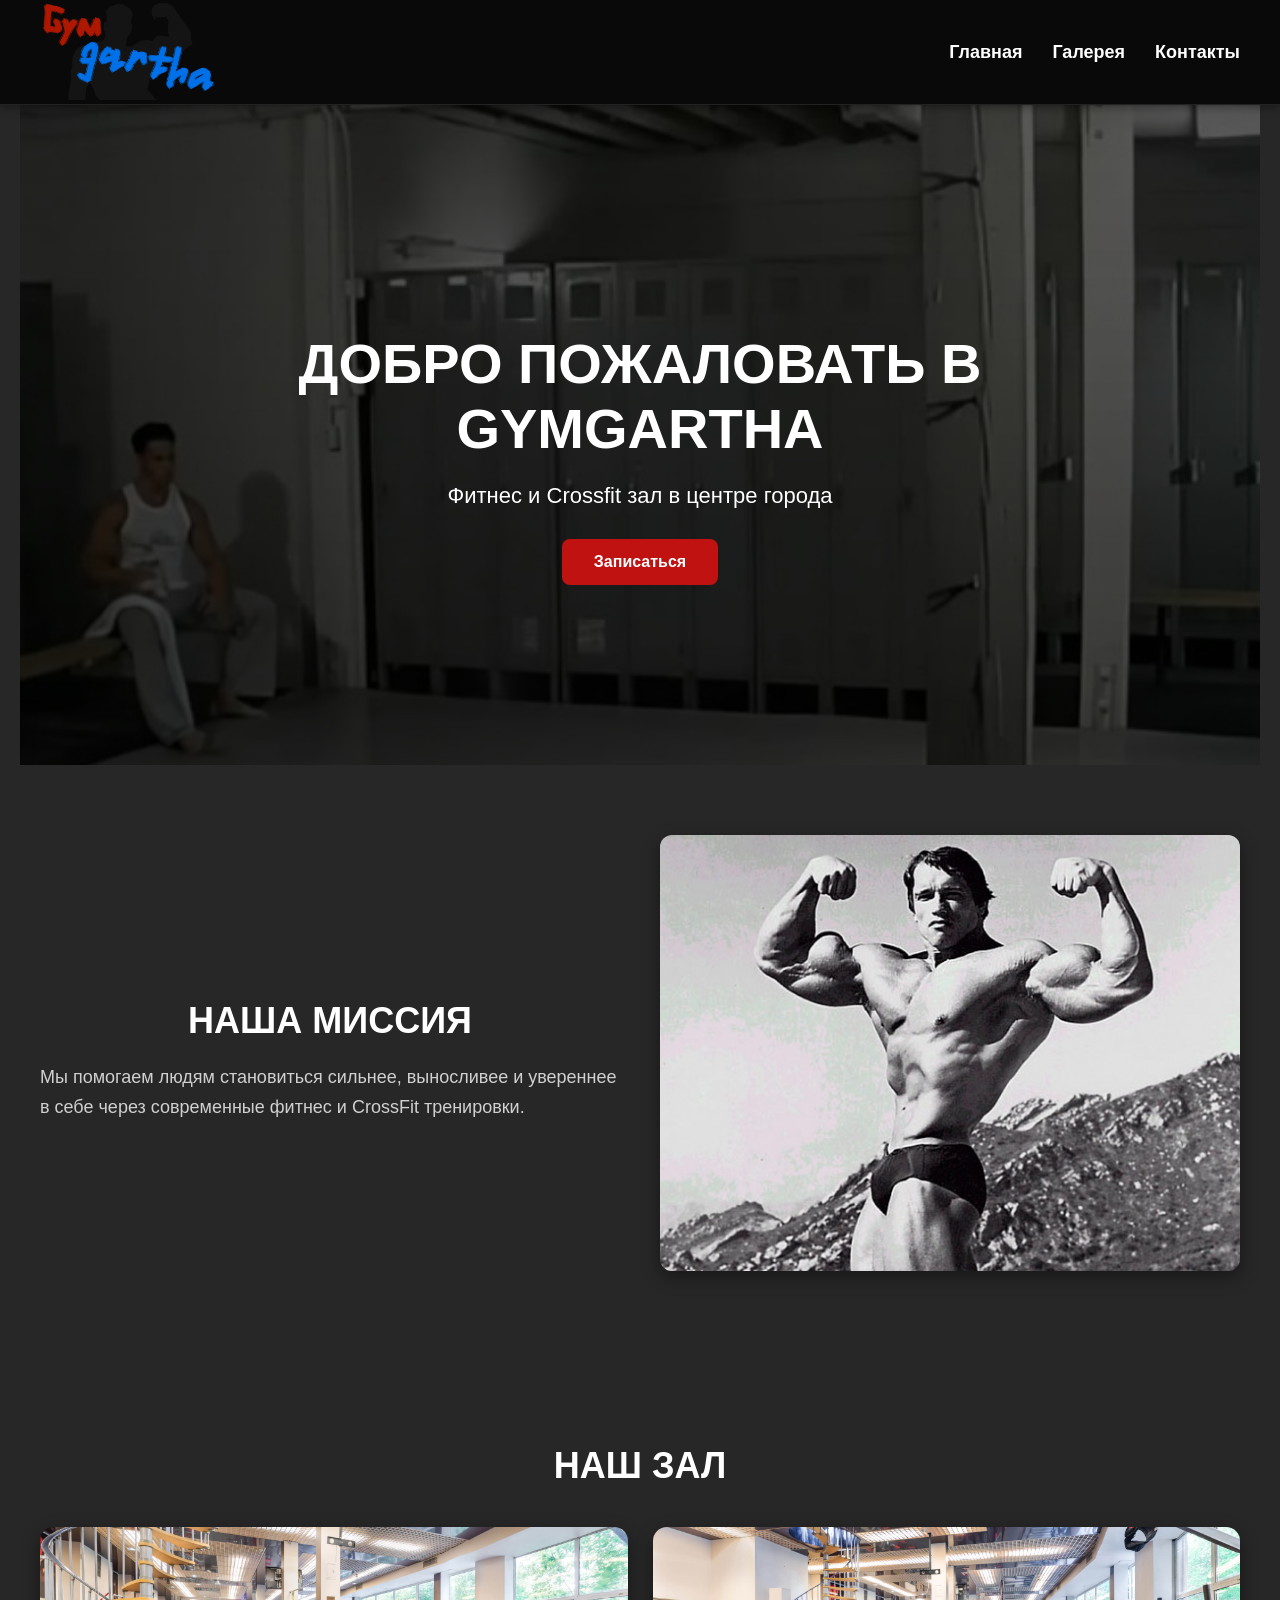
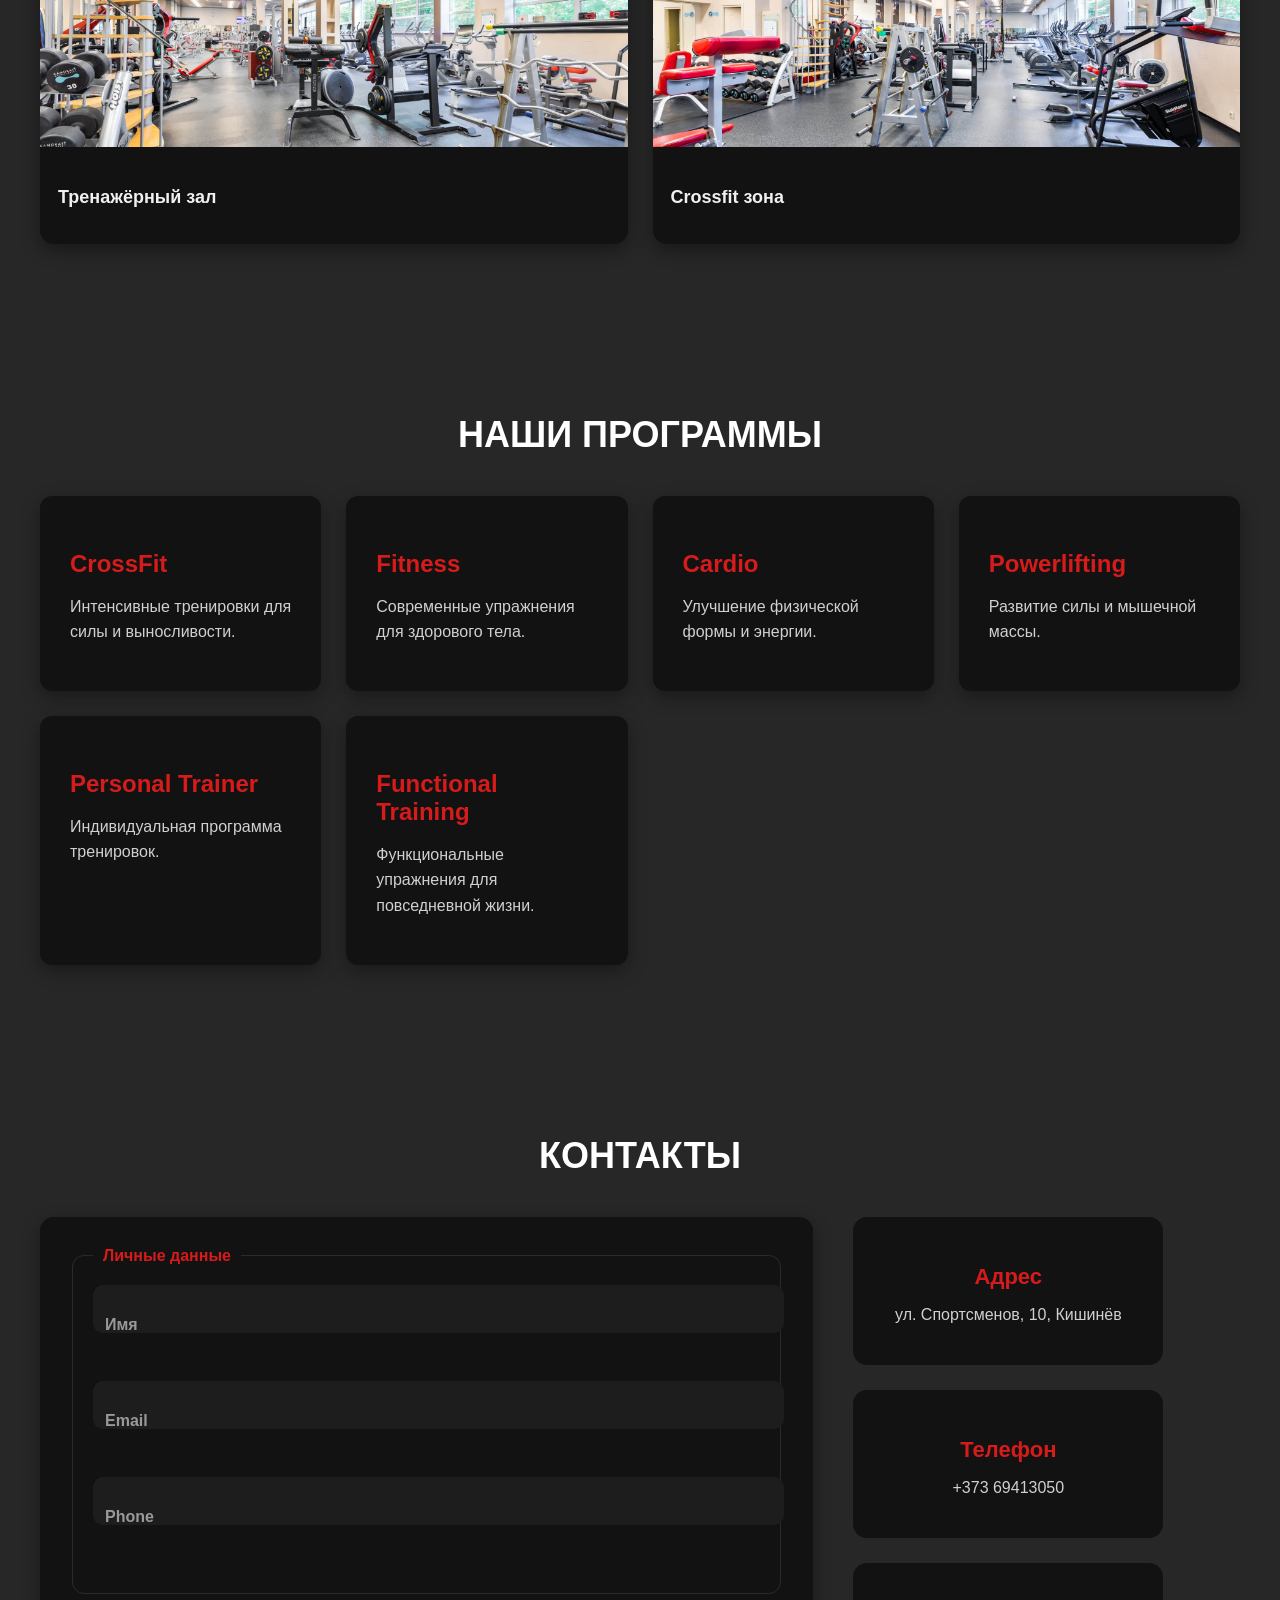
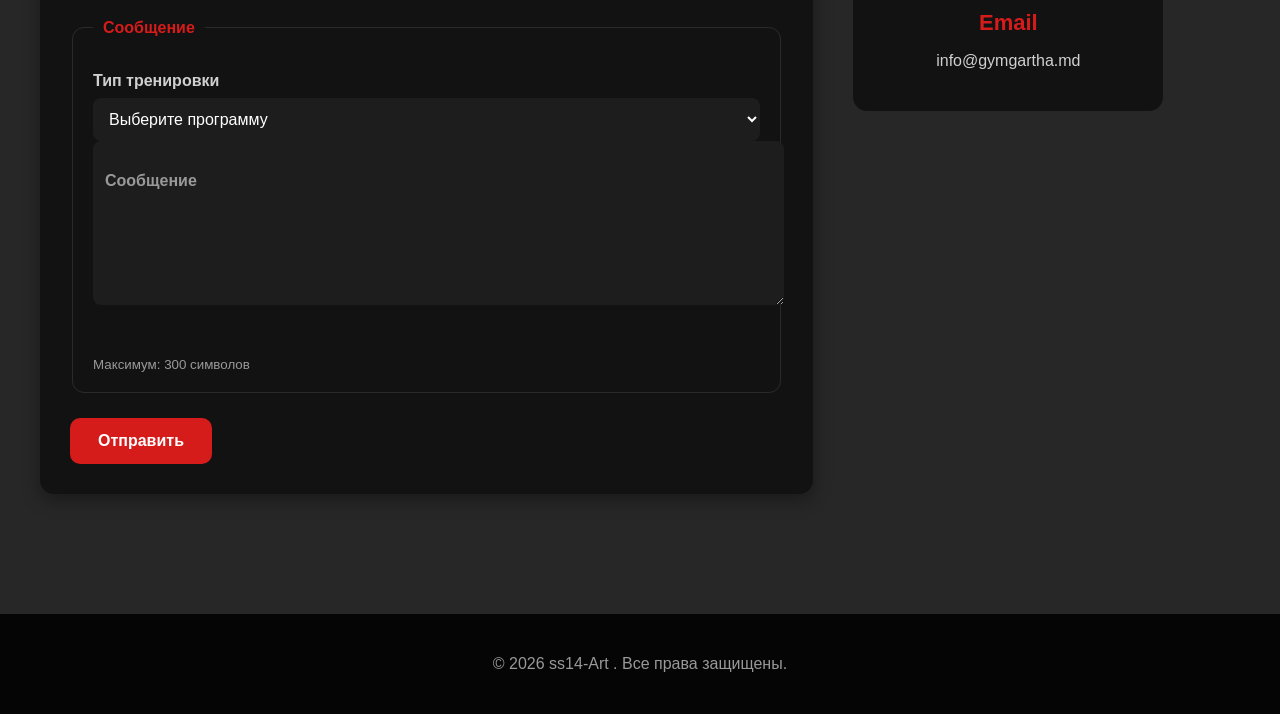
<file: index.html>
<!DOCTYPE html>
<html lang="ru">
<head>
  <meta charset="UTF-8">
  <meta name="viewport" content="width=device-width, initial-scale=1.0">
  <title>Gymgartha - Fitness & Crossfit</title>

  <link rel="stylesheet" href="assets/css/style.css">
</head>

<body>

  <!-- HEADER -->
  <header>
    <div class="logo">
      <img src="assets/img/logo.png" alt="Gymgartha Logo">
    </div>

    <nav>
      <ul>
        <li><a href="#hero">Главная</a></li>
        <li><a href="#gallery">Галерея</a></li>
        <li><a href="#contacts">Контакты</a></li>
      </ul>
    </nav>
  </header>

  <!-- HERO -->
  <section id="hero">
    <div class="hero-content">
      <h1>Добро пожаловать в Gymgartha</h1>
      <p>Фитнес и Crossfit зал в центре города</p>

      <a href="#contacts" class="btn">
        Записаться
      </a>
    </div>
  </section>

  <!-- MISSION -->

  <section id="mission">

    <div class="mission-container">

      <div class="mission-text">
        <h2>Наша миссия</h2>

        <p>
          Мы помогаем людям становиться сильнее,
          выносливее и увереннее в себе через
          современные фитнес и CrossFit тренировки.
        </p>
      </div>

      <div class="mission-image">
        <img src="assets/img/mission.png" alt="Mission">
      </div>

    </div>

  </section>

  <!-- GALLERY -->
  <section id="gallery">
    <h2>Наш зал</h2>

    <div class="gallery-grid">

      <div class="gallery-card">
        <img src="assets/img/gym2.png" alt="Тренажёрный зал">
        <p>Тренажёрный зал</p>
      </div>

      <div class="gallery-card">
        <img src="assets/img/gym1.png" alt="Crossfit зона">
        <p>Crossfit зона</p>
      </div>

    </div>
  </section>

  <!-- PROGRAMS -->
<section id="programs">

  <h2>Наши программы</h2>

  <div class="programs-grid">

    <article class="program-card">
      <h3>CrossFit</h3>
      <p>Интенсивные тренировки для силы и выносливости.</p>
    </article>

    <article class="program-card">
      <h3>Fitness</h3>
      <p>Современные упражнения для здорового тела.</p>
    </article>

    <article class="program-card">
      <h3>Cardio</h3>
      <p>Улучшение физической формы и энергии.</p>
    </article>

    <article class="program-card">
      <h3>Powerlifting</h3>
      <p>Развитие силы и мышечной массы.</p>
    </article>

    <article class="program-card">
      <h3>Personal Trainer</h3>
      <p>Индивидуальная программа тренировок.</p>
    </article>

    <article class="program-card">
      <h3>Functional Training</h3>
      <p>Функциональные упражнения для повседневной жизни.</p>
    </article>

  </div>

</section>

  <!-- CONTACTS -->

<section id="contacts">

  <h2>Контакты</h2>

  <div class="contacts-layout">

    <!-- FORM -->

    <form class="contact-form">

      <!-- PERSONAL DATA -->

      <fieldset>

        <legend>Личные данные</legend>

          <div class="input-group">

            <input
              type="text"
              id="name"
              name="name"

              required

              placeholder=" "

              autocomplete="name"
            >

            <label for="name">
              Имя
            </label>

            <span class="error-msg">
              Введите имя
            </span>
            
          </div>

          <div class="input-group">

          <input
            type="email"
            id="email"
            name="email"

            aria-label="Email"

            required

            placeholder=" "

            autocomplete="email"
          >

            <label for="email">
              Email
            </label>

            <span class="error-msg">
              Неверный email
            </span>

          </div>

          <div class="input-group">

            <input
              type="tel"
              id="phone"
              name="phone"

              required

              placeholder=" "

              autocomplete="tel"

              pattern="[0-9+\s]{8,15}"
            >

            <label for="phone">
              Phone
            </label>

            <span class="error-msg">
              Неверный номер
            </span>

          </div>

      </fieldset>

      <!-- MESSAGE DATA -->

      <fieldset>

        <legend>Сообщение</legend>

        <label for="subject">Тип тренировки</label>

        <select
          id="subject"
          name="subject"

          required
        >

          <option value="">
            Выберите программу
          </option>

          <option>
            CrossFit
          </option>

          <option>
            Fitness
          </option>

          <option>
            Cardio
          </option>

          <option>
            Personal Training
          </option>

        </select>
        
          <div class="input-group">

            <textarea
              id="message"
              name="message"

              maxlength="300"

              placeholder=" "

              autocomplete="off"

              required
            ></textarea>

            <label for="message">
              Сообщение
            </label>

            <span class="error-msg">
              Введите сообщение
            </span>

          </div>

        <small>
          Максимум: 300 символов
        </small>

      </fieldset>

      <button type="submit" class="submit-btn">
        Отправить
      </button>

    </form>

    <!-- CONTACT INFO -->

    <div class="contact-info">

      <div class="contact-card">
        <h3>Адрес</h3>
        <p>ул. Спортсменов, 10, Кишинёв</p>
      </div>

      <div class="contact-card">
        <h3>Телефон</h3>
        <p>+373 69413050</p>
      </div>

      <div class="contact-card">
        <h3>Email</h3>
        <p>info@gymgartha.md</p>
      </div>

      <!-- MAP -->

      <iframe
        src="https://maps.google.com/maps?q=Chisinau&t=&z=13&ie=UTF8&iwloc=&output=embed"
        allowfullscreen=""
        loading="lazy">
      </iframe>

    </div>

  </div>

</section>

  <!-- FOOTER -->
  <footer>
    <p>&copy; 2026 ss14-Art . Все права защищены.</p>
  </footer>

</body>
</html>
</file>
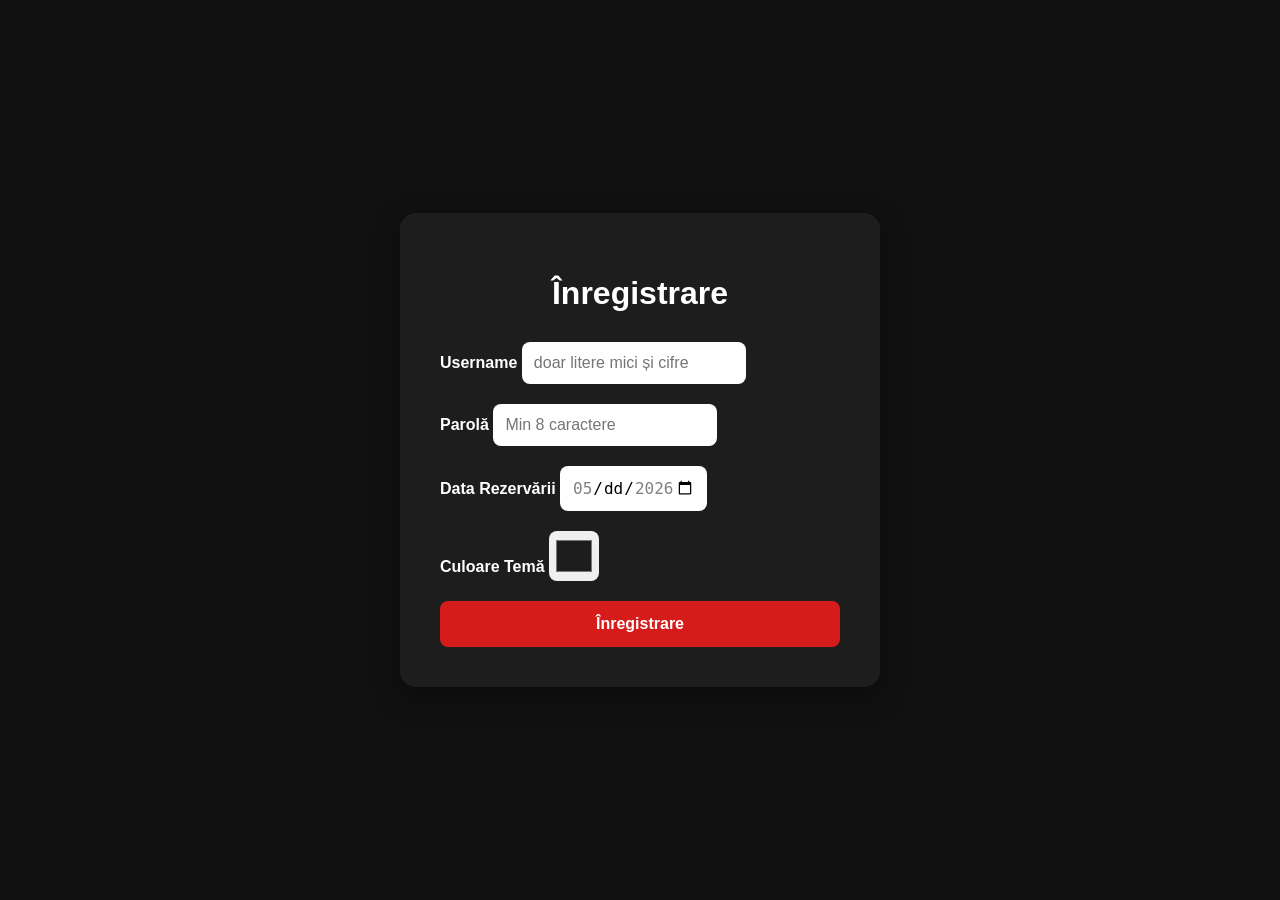
<file: assets/docs/test_formular.html>
<!DOCTYPE html>
<html lang="ru">
<head>
  <meta charset="UTF-8">
  <meta name="viewport" content="width=device-width, initial-scale=1.0">

  <title>Test Formular</title>

  <style>

    :root {
      --theme-color: #1d1d1d;
    }

    body {
      margin: 0;
      font-family: Arial, sans-serif;

      background: #111;

      display: flex;
      justify-content: center;
      align-items: center;

      height: 100vh;
    }

    .form-container {
      background: var(--theme-color);

      padding: 40px;

      border-radius: 16px;

      width: 400px;

      color: white;

      box-shadow:
        0 10px 30px rgba(0,0,0,0.4);

      transition: background 0.3s ease;
    }

    h1 {
      text-align: center;
      margin-bottom: 30px;
    }

    form {
      display: flex;
      flex-direction: column;
      gap: 20px;
    }

    label {
      font-weight: bold;
      margin-bottom: 5px;
    }

    input {
      padding: 12px;

      border: none;
      border-radius: 8px;

      font-size: 16px;
    }

    input[type="color"] {
      height: 50px;
      padding: 5px;
      cursor: pointer;
    }

    button {
      background: #d61b1b;

      color: white;

      border: none;

      padding: 14px;

      border-radius: 8px;

      font-size: 16px;
      font-weight: bold;

      cursor: pointer;

      transition: 0.3s;
    }

    button:hover {
      background: #ff2a2a;
    }

  </style>
</head>

<body>

  <div class="form-container">

    <h1>Înregistrare</h1>

    <form>

      <!-- USERNAME -->

      <div>
        <label for="username">Username</label>

        <input
          type="text"
          id="username"
          name="username"

          required

          minlength="5"

          pattern="[a-z0-9]{5,}"

          placeholder="doar litere mici și cifre"
        >
      </div>

      <!-- PASSWORD -->

      <div>
        <label for="password">Parolă</label>

        <input
          type="password"
          id="password"
          name="password"

          required

          pattern="(?=.*[A-Z])(?=.*[0-9])(?=.*[\W_]).{8,}"
        

          placeholder="Min 8 caractere"
        >
        <!-- 8 simbole minimum; 1 litera mare; 1 cifra; 1 simbol special -->
      </div>

      <!-- DATE -->

      <div>
        <label for="date">Data Rezervării</label>

        <input
          type="date"
          id="date"
          name="date"

          min="2026-05-01"
          max="2026-05-31"

          required
        >
      </div>

      <!-- COLOR -->

      <div>
        <label for="theme">Culoare Temă</label>

        <input
          type="color"
          id="theme"
          name="theme"

          value="#1d1d1d"
        >
      </div>

      <button type="submit">
        Înregistrare
      </button>

    </form>

  </div>

  <script>

    const colorPicker =
      document.getElementById("theme");

    const formContainer =
      document.querySelector(".form-container");

    colorPicker.addEventListener("input", () => {

      document.documentElement.style.setProperty(
        "--theme-color",
        colorPicker.value
      );

    });

  </script>

</body>
</html>
</file>
<file: assets/css/style.css>
body {
  font-family: 'Open Sans', sans-serif;
  margin: 0;
  background: #272727;
  color: #d0d0d0;
  scroll-behavior: smooth;
}

/* HEADER */

header {
  position: sticky;
  top: 0;
  z-index: 1000;

  display: flex;
  justify-content: space-between;
  align-items: center;

  padding: 0px 40px;

  background: rgba(0, 0, 0, 0.75);
  backdrop-filter: blur(10px);

  box-shadow: 0 2px 10px rgba(0,0,0,0.4);
  border-bottom: 1px solid rgba(255,255,255,0.1);
}

header img {
  height: 100px;
  width: auto;
}

nav ul {
  list-style: none;
  display: flex;
  gap: 30px;
  padding: 0;
}

/* NAVIGATION LINKS */

nav a {
  position: relative;
  color: #ffffff;
  text-decoration: none;
  font-weight: bold;
  font-size: 18px;
  transition: 0.3s ease;
}

nav a::after {
  content: "";

  position: absolute;

  left: 0;
  bottom: -6px;

  width: 0;
  height: 2px;

  background: #d61b1b;

  transition: width 0.3s ease;
}

nav a:hover {
  color: #d61b1b;
}

nav a:hover::after {
  width: 100%;
}

/* HERO */

#hero {
  position: relative;
  color: white;
  text-align: center;
  padding: 180px 20px;

  display: flex;
  justify-content: center;
  align-items: center;
}

#hero::before {
  content: "";
  position: absolute;
  inset: 0;

  background:
    linear-gradient(rgba(0,0,0,0.65),
    rgba(0,0,0,0.75)),
    url("../img/gym-banner.png");

  background-size: cover;
  background-position: center;
}

.hero-content {
  position: relative;
  z-index: 1;
  max-width: 700px;
}

#hero h1 {
  font-size: 56px;
  margin-bottom: 20px;
  text-transform: uppercase;
}

#hero p {
  font-size: 22px;
  margin-bottom: 30px;
}

/* BUTTON */

.btn {
  display: inline-block;
  background: #c11212;
  color: white;
  padding: 14px 32px;
  border-radius: 8px;
  text-decoration: none;
  font-weight: bold;
  transition: 0.3s;
}

.btn:hover {
  background: #ff2a2a;
  transform: scale(1.05);
}

/* SECTIONS */

section {
  padding: 70px 20px;
  max-width: 1200px;
  margin: auto;
}

section h2 {
  text-align: center;
  margin-bottom: 40px;
  font-size: 36px;
  color: white;
  text-transform: uppercase;
}

/* MISSION */

.mission-container {
  display: flex;
  align-items: center;
  gap: 40px;
}

.mission-text,
.mission-image {
  flex: 1;
}

.mission-image img {
  width: 100%;
  border-radius: 12px;

  box-shadow:
    0 6px 18px rgba(0,0,0,0.4);
}

.mission-text h2 {
  margin-bottom: 20px;
}

.mission-text p {
  line-height: 1.7;
  font-size: 18px;
}

/* GALLERY */

.gallery-grid {
  display: grid;
  grid-template-columns: repeat(auto-fit, minmax(280px, 1fr)) ; /* 1fr permite gridurilor sa e egalat space, lasand size minim - 280px */
  gap: 25px;
}

.gallery-card {
  background: #121212;
  border-radius: 14px;
  overflow: hidden;

  box-shadow: 0 6px 18px rgba(0,0,0,0.4);

  transition: 0.3s;
}

.gallery-card:hover {
  transform: translateY(-8px);
  box-shadow:
    0 10px 25px rgba(255, 255, 255, 0.35);
}

.gallery-card img {
  width: 100%;
  height: 220px;
  object-fit: cover;
}

.gallery-card p {
  padding: 18px;
  font-weight: bold;
  color: #f0f0f0;
  font-size: 18px;
}

/* PROGRAMS GRID */

.programs-grid {
  display: grid;

  grid-template-columns:
    repeat(auto-fit, minmax(280px, 1fr));   /* 1fr permite gridurilor sa e egalat space, lasand size minim - 280px */

  gap: 25px;
}

.program-card {
  background: #121212;

  padding: 30px;

  border-radius: 12px;

  box-shadow:
    0 6px 18px rgba(0,0,0,0.35);

  transition:
    transform 0.3s cubic-bezier(0.25, 0.46, 0.45, 0.94),
    box-shadow 0.3s ease;
}

.program-card:hover {
  transform: translateY(-8px);

  box-shadow:
    0 10px 25px rgba(255, 255, 255, 0.35);
}

.program-card h3 {
  color: #d61b1b;

  margin-bottom: 15px;

  font-size: 24px;
}

.program-card p {
  color: #d0d0d0;

  line-height: 1.6;
}

/* CONTACTS */

.contacts-container {
  display: flex;
  justify-content: center;
  gap: 25px;
  flex-wrap: wrap;
}

.contact-card {
  background: #121212;
  border-radius: 14px;
  padding: 25px;
  width: 260px;
  text-align: center;
  transition: 0.3s;
}

.contact-card:hover {
  transform: scale(1.05);
  box-shadow:
    0 10px 25px rgba(255, 255, 255, 0.35);
}

.contact-card h3 {
  color: #d61b1b;
  margin-bottom: 12px;
  font-size: 22px;
}

/* CONTACTS LAYOUT */

.contacts-layout {
  display: grid;

  /* 2fr = форма занимает 2/3
     1fr = контакты занимают 1/3 */

  grid-template-columns: 2fr 1fr;

  gap: 40px;
}

/* FORM */

.contact-form {
  background: #121212;

  padding: 30px;

  border-radius: 14px;

  box-shadow:
    0 6px 18px rgba(0,0,0,0.35);
}

fieldset {
  border: 1px solid rgba(255,255,255,0.1);

  border-radius: 12px;

  padding: 20px;

  margin-bottom: 25px;
}

legend {
  color: #d61b1b;

  padding: 0 10px;

  font-weight: bold;
}

.contact-form label {
  display: block;

  margin-bottom: 8px;
  margin-top: 15px;

  font-weight: bold;
}

.contact-form input,
.contact-form select,
.contact-form textarea {
  width: 100%;

  padding: 12px;

  border: none;
  border-radius: 8px;

  background: #1d1d1d;
  color: white;

  font-size: 16px;
}

.contact-form textarea {
  min-height: 140px;

  resize: vertical;
}

.contact-form select {
  cursor: pointer;
}

.contact-form small {
  display: block;

  margin-top: 8px;

  color: #999;
}

/* CONTACT INFO */

.contact-info {
  display: flex;
  flex-direction: column;

  gap: 25px;
}

.contact-info iframe {
  width: 100%;
  height: 250px;

  border: none;

  border-radius: 14px;
}

/* MOBILE */

@media (max-width: 900px) {

  .contacts-layout {
    grid-template-columns: 1fr;
  }

}

/* FLOATING LABELS */

.input-group {
  position: relative;

  margin-bottom: 28px;
}

.input-group input,
.input-group select {
  width: 100%;

  padding:
    18px 12px 12px;

  border: none;
  border-radius: 10px;

  background: #1d1d1d;

  color: white;

  font-size: 16px;
}

.input-group textarea {
  min-height: 140px;

  resize: vertical;
}

.input-group label {
  position: absolute;

  left: 12px;
  top: 16px;

  color: #999;

  pointer-events: none;

  transition: 0.3s ease;
}

/* FLOAT EFFECT */

.input-group input:focus,
.input-group textarea:focus,
.contact-form select:focus {

  outline: none;

  box-shadow:
    0 0 0 2px rgba(214,27,27,0.4);
}

.input-group input:focus + label,
.input-group input:not(:placeholder-shown) + label,

.input-group textarea:focus + label,
.input-group textarea:not(:placeholder-shown) + label {

  top: 6px;

  font-size: 12px;

  color: #d61b1b;
}

/* ERROR TOOLTIP */

.error-msg {
  display: block;

  opacity: 0;

  color: #ff4d4d;

  font-size: 12px;

  margin-top: 6px;

  transition: 0.3s;
}

/* SHOW ONLY WHEN INVALID + FOCUS */

.input-group input:invalid:focus ~ .error-msg,
.input-group textarea:invalid:focus ~ .error-msg {

  opacity: 1;
}

/* SUBMIT BUTTON */

.submit-btn {
  position: relative;

  overflow: hidden;

  background: #d61b1b;

  color: white;

  border: none;

  padding: 14px 28px;

  border-radius: 10px;

  font-size: 16px;
  font-weight: bold;

  cursor: pointer;

  transition:
    background 0.3s ease,
    transform 0.2s ease;
}

.submit-btn:hover {
  background: #ff2a2a;
}

/* ACTIVE */

.submit-btn:active {
  transform: scale(0.97);
}

/* LOADING EFFECT */

.submit-btn::after {
  content: "";

  position: absolute;

  top: 0;
  left: -100%;

  width: 100%;
  height: 100%;

  background:
    linear-gradient(
      120deg,
      transparent,
      rgba(255,255,255,0.35),
      transparent
    );

  transition: 0.5s;
}

.submit-btn:hover::after {
  left: 100%;
}

/* FOOTER */

footer {
  background: #050505;
  color: #999;
  text-align: center;
  padding: 25px;
  margin-top: 50px;
}

/* MOBILE */

@media (max-width: 768px) {

  header {
    flex-direction: column;
    padding: 15px;
  }

  nav ul {
    gap: 15px;
    flex-wrap: wrap;
    justify-content: center;
  }

  #hero {
    padding: 120px 20px;
  }

  #hero h1 {
    font-size: 38px;
  }

  #hero p {
    font-size: 18px;
  }
  
  .mission-container {
    flex-direction: column-reverse;
  }
}
</file>
